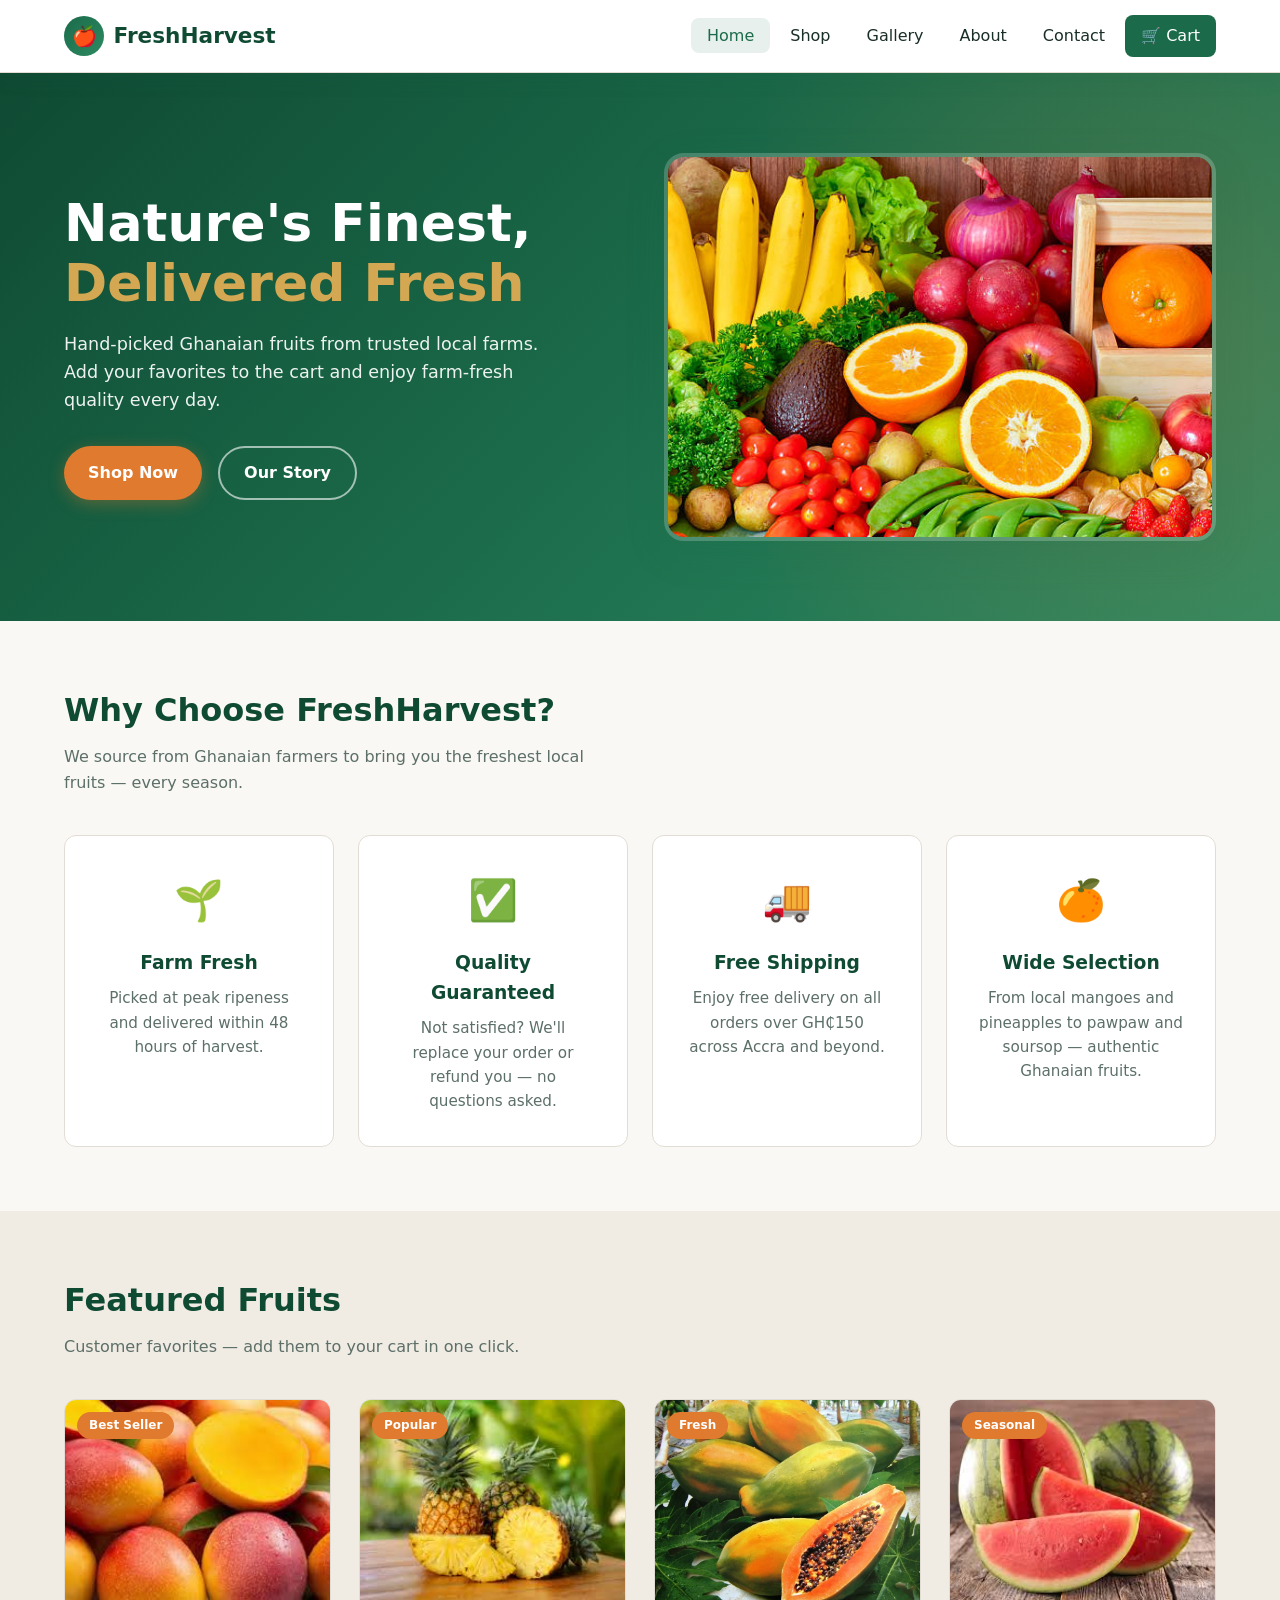
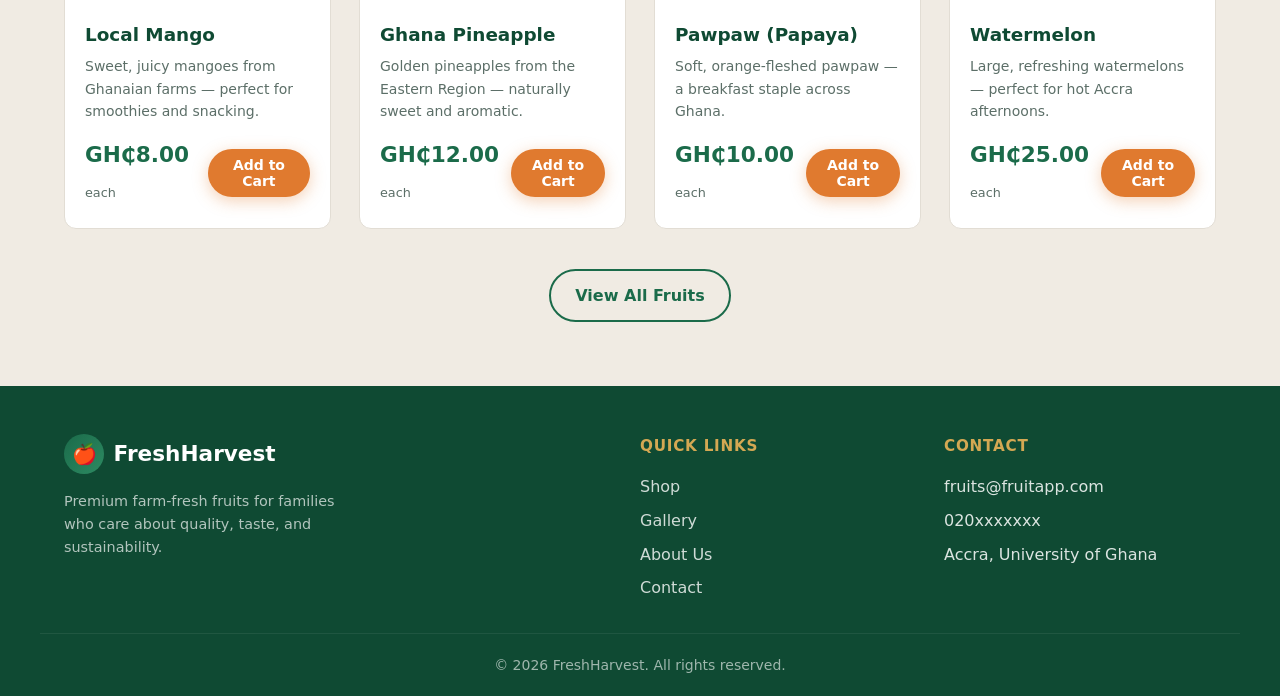
<file: index.html>
<!DOCTYPE html>
<html lang="en">
<head>
  <meta charset="UTF-8">
  <meta name="viewport" content="width=device-width, initial-scale=1.0">
  <meta name="description" content="FreshHarvest — premium farm-fresh fruits delivered to your door.">
  <title>FreshHarvest | Premium Farm-Fresh Fruits</title>
  <link rel="stylesheet" href="css/styles.css">
</head>
<body>
  <header class="site-header">
    <div class="header-inner">
      <a href="index.html" class="logo">
        <span class="logo-icon">🍎</span>
        FreshHarvest
      </a>
      <button class="menu-toggle" aria-label="Toggle menu" aria-expanded="false">☰</button>
      <nav>
        <ul class="nav-links">
          <li><a href="index.html">Home</a></li>
          <li><a href="shop.html">Shop</a></li>
          <li><a href="gallery.html">Gallery</a></li>
          <li><a href="about.html">About</a></li>
          <li><a href="contact.html">Contact</a></li>
          <li>
            <a href="cart.html" class="cart-link">
              🛒 Cart <span class="cart-badge">0</span>
            </a>
          </li>
        </ul>
      </nav>
    </div>
  </header>

  <main>
    <section class="hero">
      <div class="container hero-grid">
        <div>
          <h1>Nature's Finest, <span>Delivered Fresh</span></h1>
          <p>Hand-picked Ghanaian fruits from trusted local farms. Add your favorites to the cart and enjoy farm-fresh quality every day.</p>
          <div class="hero-buttons">
            <a href="shop.html" class="btn btn-primary">Shop Now</a>
            <a href="about.html" class="btn btn-secondary">Our Story</a>
          </div>
        </div>
        <div class="hero-image">
          <img src="images/fruits.jpg" alt="Colorful assortment of fresh fruits">
        </div>
      </div>
    </section>

    <section class="section">
      <div class="container">
        <h2 class="section-title">Why Choose FreshHarvest?</h2>
        <p class="section-subtitle">We source from Ghanaian farmers to bring you the freshest local fruits — every season.</p>
        <div class="features-grid">
          <div class="feature-card">
            <div class="feature-icon">🌱</div>
            <h3>Farm Fresh</h3>
            <p>Picked at peak ripeness and delivered within 48 hours of harvest.</p>
          </div>
          <div class="feature-card">
            <div class="feature-icon">✅</div>
            <h3>Quality Guaranteed</h3>
            <p>Not satisfied? We'll replace your order or refund you — no questions asked.</p>
          </div>
          <div class="feature-card">
            <div class="feature-icon">🚚</div>
            <h3>Free Shipping</h3>
            <p>Enjoy free delivery on all orders over GH₵150 across Accra and beyond.</p>
          </div>
          <div class="feature-card">
            <div class="feature-icon">🍊</div>
            <h3>Wide Selection</h3>
            <p>From local mangoes and pineapples to pawpaw and soursop — authentic Ghanaian fruits.</p>
          </div>
        </div>
      </div>
    </section>

    <section class="section" style="background: var(--bg-alt);">
      <div class="container">
        <h2 class="section-title">Featured Fruits</h2>
        <p class="section-subtitle">Customer favorites — add them to your cart in one click.</p>
        <div id="featured-products" class="products-grid"></div>
        <p style="text-align: center; margin-top: 2.5rem;">
          <a href="shop.html" class="btn btn-outline">View All Fruits</a>
        </p>
      </div>
    </section>
  </main>

  <footer class="site-footer">
    <div class="footer-inner">
      <div class="footer-brand">
        <a href="index.html" class="logo">
          <span class="logo-icon">🍎</span>
          FreshHarvest
        </a>
        <p>Premium farm-fresh fruits for families who care about quality, taste, and sustainability.</p>
      </div>
      <div class="footer-col">
        <h4>Quick Links</h4>
        <ul>
          <li><a href="shop.html">Shop</a></li>
          <li><a href="gallery.html">Gallery</a></li>
          <li><a href="about.html">About Us</a></li>
          <li><a href="contact.html">Contact</a></li>
        </ul>
      </div>
      <div class="footer-col">
        <h4>Contact</h4>
        <ul>
          <li>fruits@fruitapp.com</li>
          <li>020xxxxxxx</li>
          <li>Accra, University of Ghana</li>
        </ul>
      </div>
    </div>
    <div class="footer-bottom">
      <p>&copy; 2026 FreshHarvest. All rights reserved.</p>
    </div>
  </footer>

  <script src="js/fruits.js"></script>
  <script src="js/cart.js"></script>
  <script src="js/app.js"></script>
</body>
</html>
</file>
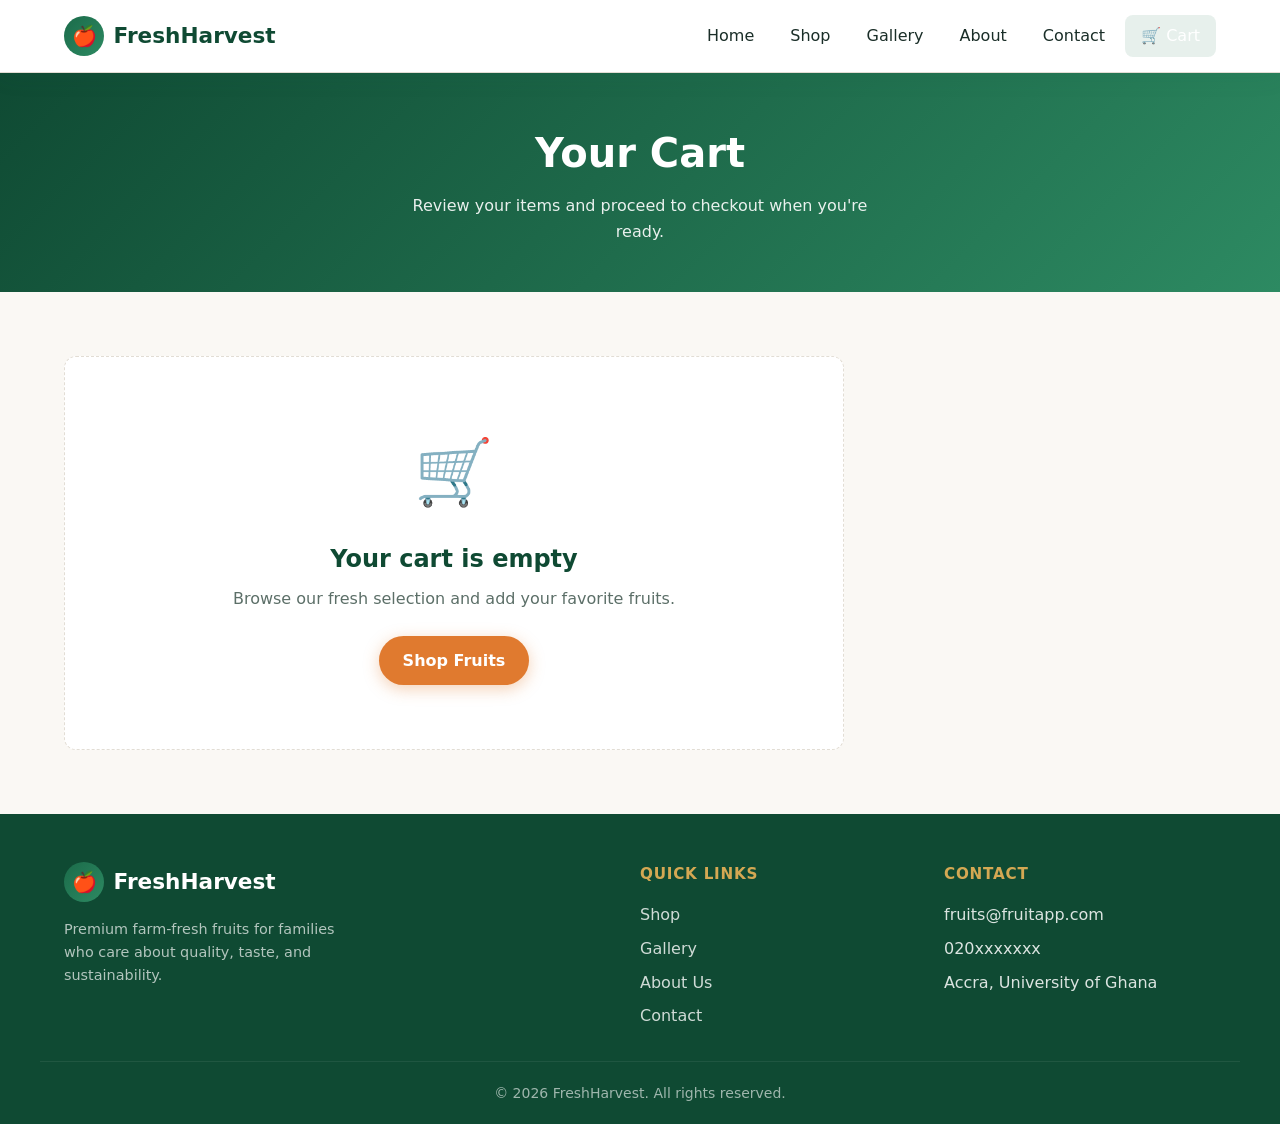
<file: cart.html>
<!DOCTYPE html>
<html lang="en">
<head>
  <meta charset="UTF-8">
  <meta name="viewport" content="width=device-width, initial-scale=1.0">
  <meta name="description" content="Your shopping cart at FreshHarvest.">
  <title>Your Cart | FreshHarvest</title>
  <link rel="stylesheet" href="css/styles.css">
</head>
<body>
  <header class="site-header">
    <div class="header-inner">
      <a href="index.html" class="logo">
        <span class="logo-icon">🍎</span>
        FreshHarvest
      </a>
      <button class="menu-toggle" aria-label="Toggle menu" aria-expanded="false">☰</button>
      <nav>
        <ul class="nav-links">
          <li><a href="index.html">Home</a></li>
          <li><a href="shop.html">Shop</a></li>
          <li><a href="gallery.html">Gallery</a></li>
          <li><a href="about.html">About</a></li>
          <li><a href="contact.html">Contact</a></li>
          <li>
            <a href="cart.html" class="cart-link">
              🛒 Cart <span class="cart-badge">0</span>
            </a>
          </li>
        </ul>
      </nav>
    </div>
  </header>

  <main>
    <section class="page-banner">
      <div class="container">
        <h1>Your Cart</h1>
        <p>Review your items and proceed to checkout when you're ready.</p>
      </div>
    </section>

    <section class="section">
      <div class="container cart-layout">
        <div id="cart-container"></div>
        <aside id="cart-summary" class="cart-summary">
          <h2>Order Summary</h2>
          <div class="summary-row">
            <span>Subtotal</span>
            <span id="subtotal">$0.00</span>
          </div>
          <div class="summary-row">
            <span>Shipping</span>
            <span id="shipping">GH₵25.00</span>
          </div>
          <p style="font-size:0.8rem;color:var(--text-muted);margin-bottom:0.5rem">Free delivery on orders over GH₵150</p>
          <div class="summary-row total">
            <span>Total</span>
            <span id="total">$0.00</span>
          </div>
          <button id="checkout-btn" class="btn btn-primary">Proceed to Checkout</button>
          <a href="shop.html" class="btn btn-outline" style="margin-top:0.75rem;display:block;text-align:center">Continue Shopping</a>
        </aside>
      </div>
    </section>
  </main>

  <div id="checkout-modal" class="modal-overlay" role="dialog" aria-labelledby="modal-title">
    <div class="modal">
      <h2 id="modal-title">Order Placed! 🎉</h2>
      <p>Thank you for shopping with FreshHarvest. Your fresh fruits are on their way!</p>
      <button id="modal-close" class="btn btn-primary">Continue Shopping</button>
    </div>
  </div>

  <footer class="site-footer">
    <div class="footer-inner">
      <div class="footer-brand">
        <a href="index.html" class="logo">
          <span class="logo-icon">🍎</span>
          FreshHarvest
        </a>
        <p>Premium farm-fresh fruits for families who care about quality, taste, and sustainability.</p>
      </div>
      <div class="footer-col">
        <h4>Quick Links</h4>
        <ul>
          <li><a href="shop.html">Shop</a></li>
          <li><a href="gallery.html">Gallery</a></li>
          <li><a href="about.html">About Us</a></li>
          <li><a href="contact.html">Contact</a></li>
        </ul>
      </div>
      <div class="footer-col">
        <h4>Contact</h4>
        <ul>
          <li>fruits@fruitapp.com</li>
          <li>020xxxxxxx</li>
          <li>Accra, University of Ghana</li>
        </ul>
      </div>
    </div>
    <div class="footer-bottom">
      <p>&copy; 2026 FreshHarvest. All rights reserved.</p>
    </div>
  </footer>

  <script src="js/fruits.js"></script>
  <script src="js/cart.js"></script>
  <script src="js/app.js"></script>
</body>
</html>
</file>
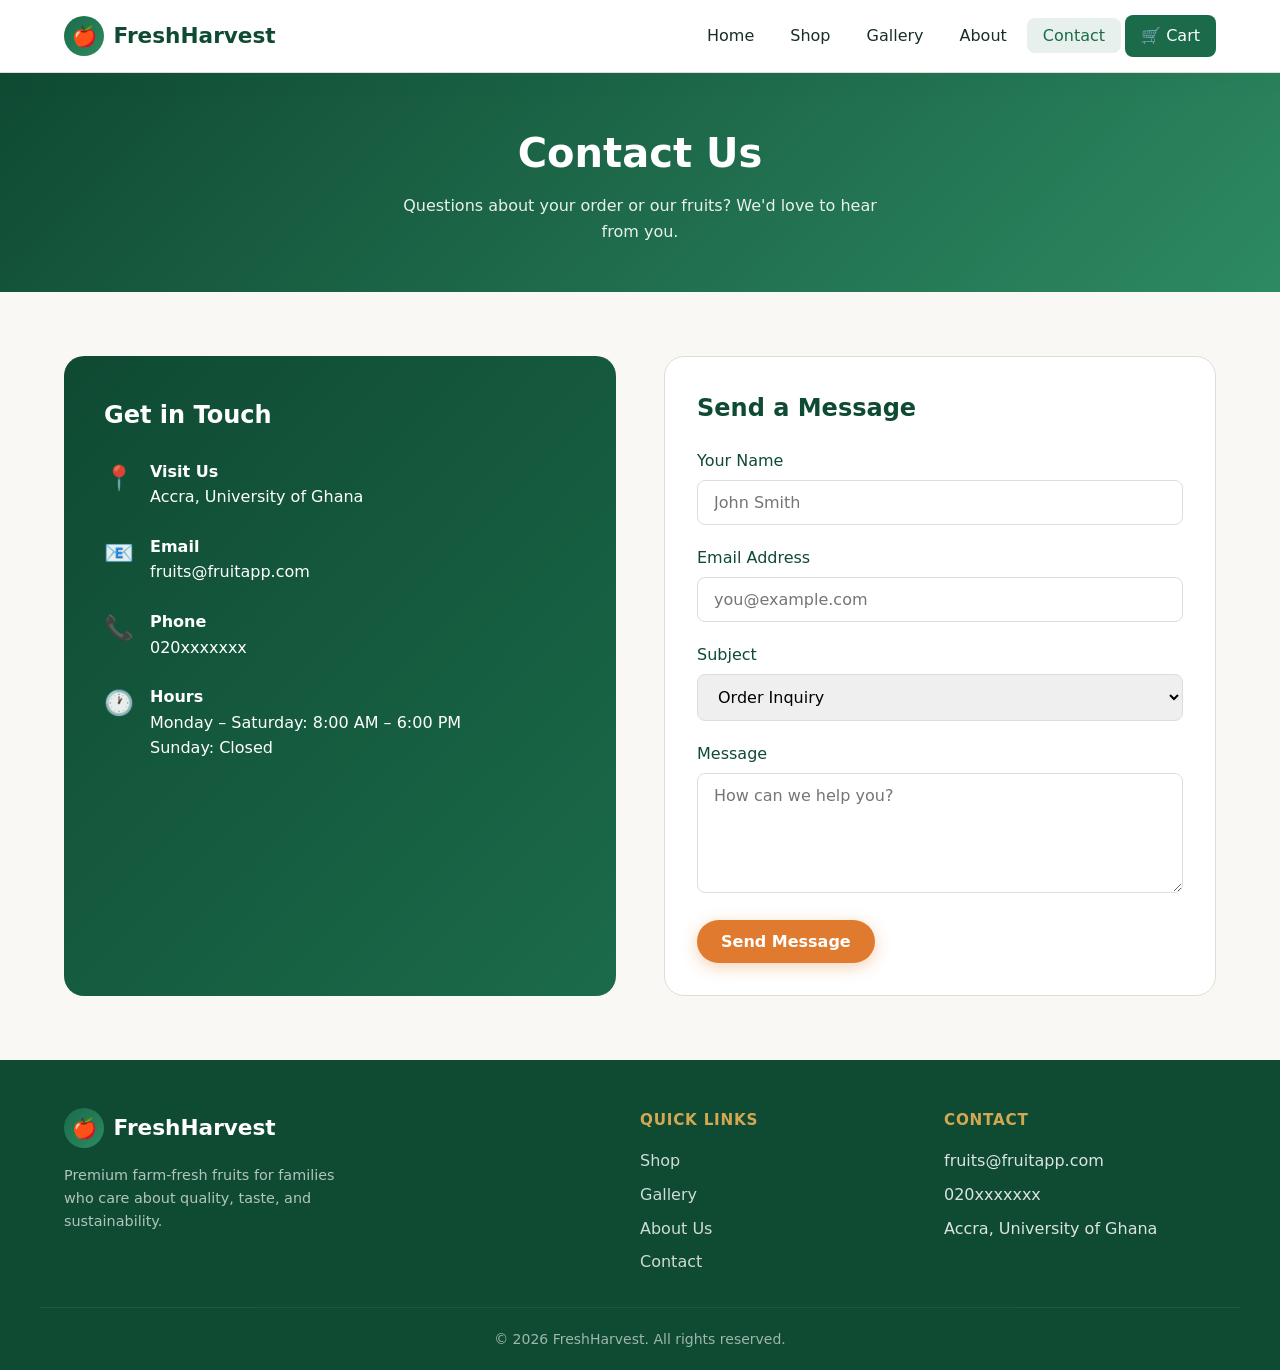
<file: contact.html>
<!DOCTYPE html>
<html lang="en">
<head>
  <meta charset="UTF-8">
  <meta name="viewport" content="width=device-width, initial-scale=1.0">
  <meta name="description" content="Get in touch with FreshHarvest — we're here to help.">
  <title>Contact Us | FreshHarvest</title>
  <link rel="stylesheet" href="css/styles.css">
</head>
<body>
  <header class="site-header">
    <div class="header-inner">
      <a href="index.html" class="logo">
        <span class="logo-icon">🍎</span>
        FreshHarvest
      </a>
      <button class="menu-toggle" aria-label="Toggle menu" aria-expanded="false">☰</button>
      <nav>
        <ul class="nav-links">
          <li><a href="index.html">Home</a></li>
          <li><a href="shop.html">Shop</a></li>
          <li><a href="gallery.html">Gallery</a></li>
          <li><a href="about.html">About</a></li>
          <li><a href="contact.html">Contact</a></li>
          <li>
            <a href="cart.html" class="cart-link">
              🛒 Cart <span class="cart-badge">0</span>
            </a>
          </li>
        </ul>
      </nav>
    </div>
  </header>

  <main>
    <section class="page-banner">
      <div class="container">
        <h1>Contact Us</h1>
        <p>Questions about your order or our fruits? We'd love to hear from you.</p>
      </div>
    </section>

    <section class="section">
      <div class="container contact-grid">
        <div class="contact-info-card">
          <h2>Get in Touch</h2>
          <div class="contact-item">
            <span class="contact-item-icon">📍</span>
            <div>
              <strong>Visit Us</strong>
              <p>Accra, University of Ghana</p>
            </div>
          </div>
          <div class="contact-item">
            <span class="contact-item-icon">📧</span>
            <div>
              <strong>Email</strong>
              <p>fruits@fruitapp.com</p>
            </div>
          </div>
          <div class="contact-item">
            <span class="contact-item-icon">📞</span>
            <div>
              <strong>Phone</strong>
              <p>020xxxxxxx</p>
            </div>
          </div>
          <div class="contact-item">
            <span class="contact-item-icon">🕐</span>
            <div>
              <strong>Hours</strong>
              <p>Monday – Saturday: 8:00 AM – 6:00 PM<br>Sunday: Closed</p>
            </div>
          </div>
        </div>

        <form id="contact-form" class="contact-form">
          <h2 style="color: var(--primary-dark); margin-bottom: 1.25rem;">Send a Message</h2>
          <div class="form-group">
            <label for="name">Your Name</label>
            <input type="text" id="name" name="name" required placeholder="John Smith">
          </div>
          <div class="form-group">
            <label for="email">Email Address</label>
            <input type="email" id="email" name="email" required placeholder="you@example.com">
          </div>
          <div class="form-group">
            <label for="subject">Subject</label>
            <select id="subject" name="subject">
              <option value="order">Order Inquiry</option>
              <option value="product">Product Question</option>
              <option value="feedback">Feedback</option>
              <option value="other">Other</option>
            </select>
          </div>
          <div class="form-group">
            <label for="message">Message</label>
            <textarea id="message" name="message" required placeholder="How can we help you?"></textarea>
          </div>
          <button type="submit" class="btn btn-primary">Send Message</button>
          <div id="form-message" class="form-message" role="status"></div>
        </form>
      </div>
    </section>
  </main>

  <footer class="site-footer">
    <div class="footer-inner">
      <div class="footer-brand">
        <a href="index.html" class="logo">
          <span class="logo-icon">🍎</span>
          FreshHarvest
        </a>
        <p>Premium farm-fresh fruits for families who care about quality, taste, and sustainability.</p>
      </div>
      <div class="footer-col">
        <h4>Quick Links</h4>
        <ul>
          <li><a href="shop.html">Shop</a></li>
          <li><a href="gallery.html">Gallery</a></li>
          <li><a href="about.html">About Us</a></li>
          <li><a href="contact.html">Contact</a></li>
        </ul>
      </div>
      <div class="footer-col">
        <h4>Contact</h4>
        <ul>
          <li>fruits@fruitapp.com</li>
          <li>020xxxxxxx</li>
          <li>Accra, University of Ghana</li>
        </ul>
      </div>
    </div>
    <div class="footer-bottom">
      <p>&copy; 2026 FreshHarvest. All rights reserved.</p>
    </div>
  </footer>

  <script src="js/fruits.js"></script>
  <script src="js/cart.js"></script>
  <script src="js/app.js"></script>
</body>
</html>
</file>
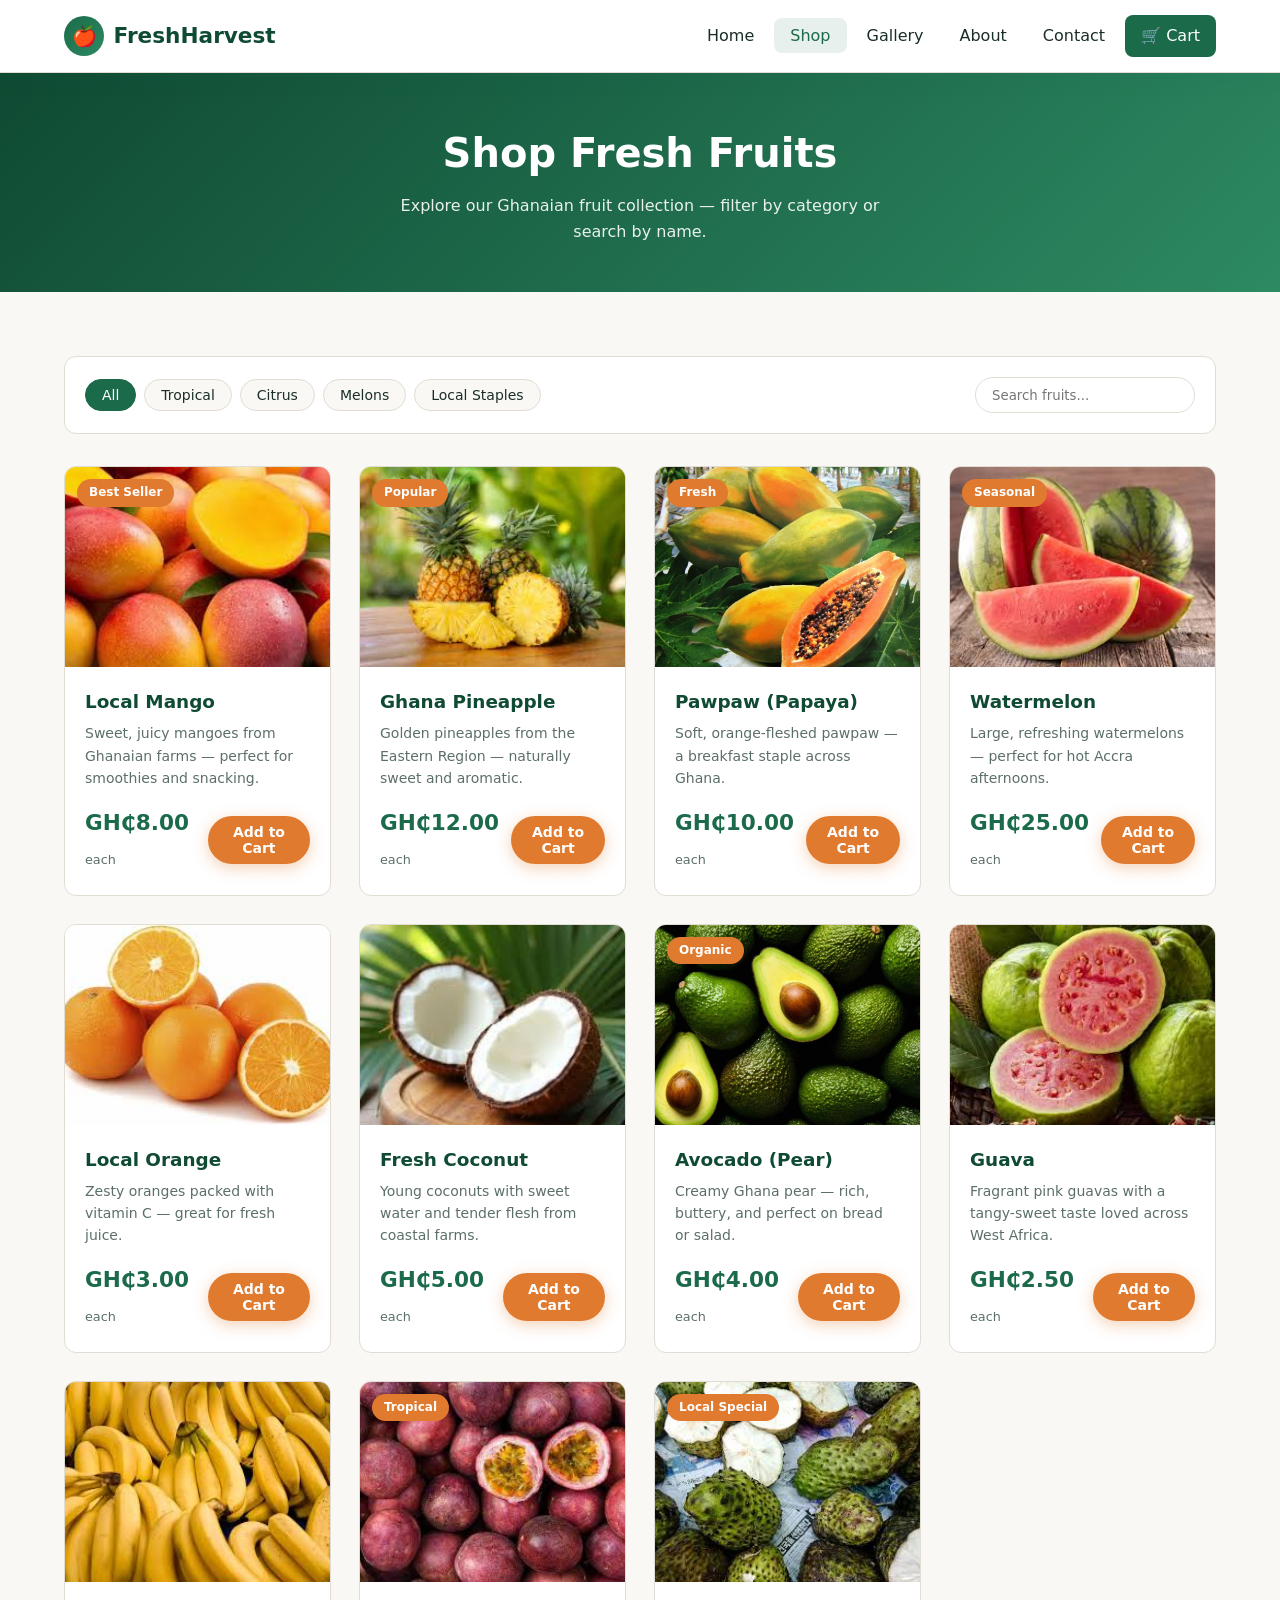
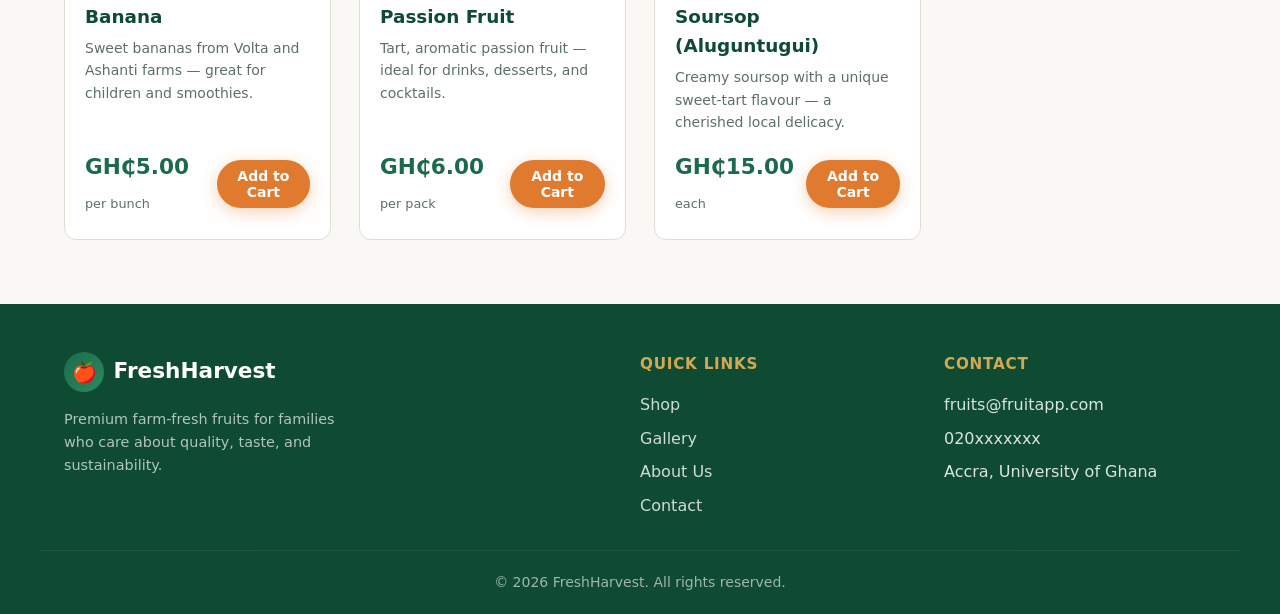
<file: shop.html>
<!DOCTYPE html>
<html lang="en">
<head>
  <meta charset="UTF-8">
  <meta name="viewport" content="width=device-width, initial-scale=1.0">
  <meta name="description" content="Browse our full selection of fresh fruits at FreshHarvest.">
  <title>Shop Fruits | FreshHarvest</title>
  <link rel="stylesheet" href="css/styles.css">
</head>
<body>
  <header class="site-header">
    <div class="header-inner">
      <a href="index.html" class="logo">
        <span class="logo-icon">🍎</span>
        FreshHarvest
      </a>
      <button class="menu-toggle" aria-label="Toggle menu" aria-expanded="false">☰</button>
      <nav>
        <ul class="nav-links">
          <li><a href="index.html">Home</a></li>
          <li><a href="shop.html">Shop</a></li>
          <li><a href="gallery.html">Gallery</a></li>
          <li><a href="about.html">About</a></li>
          <li><a href="contact.html">Contact</a></li>
          <li>
            <a href="cart.html" class="cart-link">
              🛒 Cart <span class="cart-badge">0</span>
            </a>
          </li>
        </ul>
      </nav>
    </div>
  </header>

  <main>
    <section class="page-banner">
      <div class="container">
        <h1>Shop Fresh Fruits</h1>
        <p>Explore our Ghanaian fruit collection — filter by category or search by name.</p>
      </div>
    </section>

    <section class="section">
      <div class="container">
        <div class="shop-toolbar">
          <div class="filter-buttons">
            <button class="filter-btn active" data-filter="all">All</button>
            <button class="filter-btn" data-filter="tropical">Tropical</button>
            <button class="filter-btn" data-filter="citrus">Citrus</button>
            <button class="filter-btn" data-filter="melons">Melons</button>
            <button class="filter-btn" data-filter="local">Local Staples</button>
          </div>
          <input type="search" id="fruit-search" class="search-box" placeholder="Search fruits..." aria-label="Search fruits">
        </div>
        <div id="products-grid" class="products-grid"></div>
      </div>
    </section>
  </main>

  <footer class="site-footer">
    <div class="footer-inner">
      <div class="footer-brand">
        <a href="index.html" class="logo">
          <span class="logo-icon">🍎</span>
          FreshHarvest
        </a>
        <p>Premium farm-fresh fruits for families who care about quality, taste, and sustainability.</p>
      </div>
      <div class="footer-col">
        <h4>Quick Links</h4>
        <ul>
          <li><a href="shop.html">Shop</a></li>
          <li><a href="gallery.html">Gallery</a></li>
          <li><a href="about.html">About Us</a></li>
          <li><a href="contact.html">Contact</a></li>
        </ul>
      </div>
      <div class="footer-col">
        <h4>Contact</h4>
        <ul>
          <li>fruits@fruitapp.com</li>
          <li>020xxxxxxx</li>
          <li>Accra, University of Ghana</li>
        </ul>
      </div>
    </div>
    <div class="footer-bottom">
      <p>&copy; 2026 FreshHarvest. All rights reserved.</p>
    </div>
  </footer>

  <script src="js/fruits.js"></script>
  <script src="js/cart.js"></script>
  <script src="js/app.js"></script>
</body>
</html>
</file>
<file: css/styles.css>
/* FreshHarvest — professional fruit shop theme */
:root {
  --primary: #1b6b4a;
  --primary-dark: #0f4a33;
  --primary-light: #2d8a62;
  --accent: #e07a2f;
  --accent-hover: #c96822;
  --gold: #d4a853;
  --bg: #faf8f4;
  --bg-alt: #f0ebe3;
  --card: #ffffff;
  --text: #1a2e28;
  --text-muted: #5c6f68;
  --border: #e2ddd4;
  --shadow: 0 4px 24px rgba(27, 107, 74, 0.08);
  --shadow-lg: 0 12px 40px rgba(27, 107, 74, 0.14);
  --radius: 12px;
  --radius-lg: 20px;
  --font: "Segoe UI", system-ui, -apple-system, sans-serif;
  --transition: 0.25s ease;
}

*,
*::before,
*::after {
  box-sizing: border-box;
  margin: 0;
  padding: 0;
}

html {
  scroll-behavior: smooth;
}

body {
  font-family: var(--font);
  background: var(--bg);
  color: var(--text);
  line-height: 1.6;
  min-height: 100vh;
  display: flex;
  flex-direction: column;
}

img {
  max-width: 100%;
  height: auto;
  display: block;
}

a {
  color: var(--primary);
  text-decoration: none;
  transition: color var(--transition);
}

a:hover {
  color: var(--accent);
}

/* Header */
.site-header {
  background: var(--card);
  border-bottom: 1px solid var(--border);
  position: sticky;
  top: 0;
  z-index: 100;
  box-shadow: var(--shadow);
}

.header-inner {
  max-width: 1200px;
  margin: 0 auto;
  padding: 0 1.5rem;
  display: flex;
  align-items: center;
  justify-content: space-between;
  height: 72px;
}

.logo {
  display: flex;
  align-items: center;
  gap: 0.6rem;
  font-weight: 700;
  font-size: 1.35rem;
  color: var(--primary-dark);
}

.logo-icon {
  width: 40px;
  height: 40px;
  background: linear-gradient(135deg, var(--primary), var(--primary-light));
  border-radius: 50%;
  display: flex;
  align-items: center;
  justify-content: center;
  font-size: 1.25rem;
}

.nav-links {
  display: flex;
  align-items: center;
  gap: 0.25rem;
  list-style: none;
}

.nav-links a {
  color: var(--text);
  font-weight: 500;
  padding: 0.5rem 1rem;
  border-radius: 8px;
  transition: background var(--transition), color var(--transition);
}

.nav-links a:hover,
.nav-links a.active {
  background: rgba(27, 107, 74, 0.1);
  color: var(--primary);
}

.cart-link {
  position: relative;
  display: flex;
  align-items: center;
  gap: 0.35rem;
  background: var(--primary);
  color: #fff !important;
  padding: 0.5rem 1rem !important;
  border-radius: 999px;
}

.cart-link:hover {
  background: var(--primary-dark);
  color: #fff !important;
}

.cart-badge {
  background: var(--accent);
  color: #fff;
  font-size: 0.7rem;
  font-weight: 700;
  min-width: 20px;
  height: 20px;
  border-radius: 50%;
  display: flex;
  align-items: center;
  justify-content: center;
  padding: 0 5px;
}

.menu-toggle {
  display: none;
  background: none;
  border: none;
  font-size: 1.5rem;
  cursor: pointer;
  color: var(--primary-dark);
}

/* Main */
main {
  flex: 1;
}

.container {
  max-width: 1200px;
  margin: 0 auto;
  padding: 0 1.5rem;
}

.section {
  padding: 4rem 0;
}

.section-title {
  font-size: 2rem;
  color: var(--primary-dark);
  margin-bottom: 0.5rem;
}

.section-subtitle {
  color: var(--text-muted);
  margin-bottom: 2.5rem;
  max-width: 560px;
}

/* Hero */
.hero {
  background: linear-gradient(135deg, var(--primary-dark) 0%, var(--primary) 50%, var(--primary-light) 100%);
  color: #fff;
  padding: 5rem 0;
  position: relative;
  overflow: hidden;
}

.hero::before {
  content: "";
  position: absolute;
  top: -50%;
  right: -20%;
  width: 60%;
  height: 200%;
  background: radial-gradient(circle, rgba(224, 122, 47, 0.2) 0%, transparent 70%);
  pointer-events: none;
}

.hero-grid {
  display: grid;
  grid-template-columns: 1fr 1fr;
  gap: 3rem;
  align-items: center;
  position: relative;
  z-index: 1;
}

.hero h1 {
  font-size: clamp(2rem, 5vw, 3.25rem);
  line-height: 1.15;
  margin-bottom: 1rem;
}

.hero h1 span {
  color: var(--gold);
}

.hero p {
  font-size: 1.1rem;
  opacity: 0.92;
  margin-bottom: 2rem;
  max-width: 480px;
}

.hero-image {
  border-radius: var(--radius-lg);
  overflow: hidden;
  box-shadow: var(--shadow-lg);
  border: 4px solid rgba(255, 255, 255, 0.2);
}

.hero-image img {
  width: 100%;
  height: 380px;
  object-fit: cover;
}

/* Buttons */
.btn {
  display: inline-flex;
  align-items: center;
  justify-content: center;
  gap: 0.5rem;
  padding: 0.75rem 1.5rem;
  font-size: 1rem;
  font-weight: 600;
  border: none;
  border-radius: 999px;
  cursor: pointer;
  transition: transform var(--transition), box-shadow var(--transition), background var(--transition);
  font-family: inherit;
}

.btn:hover {
  transform: translateY(-2px);
}

.btn-primary {
  background: var(--accent);
  color: #fff;
  box-shadow: 0 4px 16px rgba(224, 122, 47, 0.35);
}

.btn-primary:hover {
  background: var(--accent-hover);
}

.btn-secondary {
  background: transparent;
  color: #fff;
  border: 2px solid rgba(255, 255, 255, 0.6);
}

.btn-secondary:hover {
  background: rgba(255, 255, 255, 0.15);
  border-color: #fff;
}

.btn-outline {
  background: transparent;
  color: var(--primary);
  border: 2px solid var(--primary);
}

.btn-outline:hover {
  background: var(--primary);
  color: #fff;
}

.btn-sm {
  padding: 0.5rem 1rem;
  font-size: 0.875rem;
}

.hero-buttons {
  display: flex;
  flex-wrap: wrap;
  gap: 1rem;
}

/* Features */
.features-grid {
  display: grid;
  grid-template-columns: repeat(auto-fit, minmax(240px, 1fr));
  gap: 1.5rem;
}

.feature-card {
  background: var(--card);
  padding: 2rem;
  border-radius: var(--radius);
  border: 1px solid var(--border);
  text-align: center;
  transition: box-shadow var(--transition), transform var(--transition);
}

.feature-card:hover {
  box-shadow: var(--shadow-lg);
  transform: translateY(-4px);
}

.feature-icon {
  font-size: 2.5rem;
  margin-bottom: 1rem;
}

.feature-card h3 {
  color: var(--primary-dark);
  margin-bottom: 0.5rem;
}

.feature-card p {
  color: var(--text-muted);
  font-size: 0.95rem;
}

/* Product grid */
.products-grid {
  display: grid;
  grid-template-columns: repeat(auto-fill, minmax(260px, 1fr));
  gap: 1.75rem;
}

.product-card {
  background: var(--card);
  border-radius: var(--radius);
  overflow: hidden;
  border: 1px solid var(--border);
  transition: box-shadow var(--transition), transform var(--transition);
  display: flex;
  flex-direction: column;
}

.product-card:hover {
  box-shadow: var(--shadow-lg);
  transform: translateY(-6px);
}

.product-image {
  height: 200px;
  overflow: hidden;
  position: relative;
}

.product-image img {
  width: 100%;
  height: 100%;
  object-fit: cover;
  transition: transform 0.4s ease;
}

.product-card:hover .product-image img {
  transform: scale(1.06);
}

.product-badge {
  position: absolute;
  top: 12px;
  left: 12px;
  background: var(--accent);
  color: #fff;
  font-size: 0.75rem;
  font-weight: 600;
  padding: 0.25rem 0.75rem;
  border-radius: 999px;
}

.product-body {
  padding: 1.25rem;
  flex: 1;
  display: flex;
  flex-direction: column;
}

.product-body h3 {
  font-size: 1.15rem;
  color: var(--primary-dark);
  margin-bottom: 0.35rem;
}

.product-desc {
  color: var(--text-muted);
  font-size: 0.875rem;
  margin-bottom: 1rem;
  flex: 1;
}

.product-footer {
  display: flex;
  align-items: center;
  justify-content: space-between;
  gap: 0.75rem;
}

.product-price {
  font-size: 1.35rem;
  font-weight: 700;
  color: var(--primary);
}

.product-price small {
  font-size: 0.8rem;
  font-weight: 400;
  color: var(--text-muted);
}

/* Shop filters */
.shop-toolbar {
  display: flex;
  flex-wrap: wrap;
  gap: 1rem;
  align-items: center;
  justify-content: space-between;
  margin-bottom: 2rem;
  padding: 1.25rem;
  background: var(--card);
  border-radius: var(--radius);
  border: 1px solid var(--border);
}

.filter-buttons {
  display: flex;
  flex-wrap: wrap;
  gap: 0.5rem;
}

.filter-btn {
  padding: 0.45rem 1rem;
  border: 1px solid var(--border);
  background: var(--bg);
  border-radius: 999px;
  cursor: pointer;
  font-family: inherit;
  font-size: 0.875rem;
  font-weight: 500;
  color: var(--text);
  transition: all var(--transition);
}

.filter-btn:hover,
.filter-btn.active {
  background: var(--primary);
  color: #fff;
  border-color: var(--primary);
}

.search-box {
  padding: 0.6rem 1rem;
  border: 1px solid var(--border);
  border-radius: 999px;
  font-family: inherit;
  min-width: 220px;
  outline: none;
}

.search-box:focus {
  border-color: var(--primary);
  box-shadow: 0 0 0 3px rgba(27, 107, 74, 0.15);
}

/* Cart page */
.cart-layout {
  display: grid;
  grid-template-columns: 1fr 340px;
  gap: 2rem;
  align-items: start;
}

.cart-items {
  display: flex;
  flex-direction: column;
  gap: 1rem;
}

.cart-item {
  display: flex;
  gap: 1.25rem;
  background: var(--card);
  padding: 1.25rem;
  border-radius: var(--radius);
  border: 1px solid var(--border);
  align-items: center;
}

.cart-item img {
  width: 100px;
  height: 100px;
  object-fit: cover;
  border-radius: 10px;
}

.cart-item-info {
  flex: 1;
}

.cart-item-info h3 {
  color: var(--primary-dark);
  margin-bottom: 0.25rem;
}

.cart-item-price {
  color: var(--accent);
  font-weight: 600;
}

.qty-controls {
  display: flex;
  align-items: center;
  gap: 0.5rem;
  margin-top: 0.75rem;
}

.qty-btn {
  width: 32px;
  height: 32px;
  border: 1px solid var(--border);
  background: var(--bg);
  border-radius: 8px;
  cursor: pointer;
  font-size: 1.1rem;
  display: flex;
  align-items: center;
  justify-content: center;
  transition: background var(--transition);
}

.qty-btn:hover {
  background: var(--primary);
  color: #fff;
  border-color: var(--primary);
}

.qty-value {
  min-width: 28px;
  text-align: center;
  font-weight: 600;
}

.remove-btn {
  background: none;
  border: none;
  color: #c0392b;
  cursor: pointer;
  font-size: 0.875rem;
  font-weight: 500;
  padding: 0.5rem;
}

.remove-btn:hover {
  text-decoration: underline;
}

.cart-summary {
  background: var(--card);
  padding: 1.75rem;
  border-radius: var(--radius);
  border: 1px solid var(--border);
  position: sticky;
  top: 96px;
}

.cart-summary h2 {
  font-size: 1.25rem;
  color: var(--primary-dark);
  margin-bottom: 1.25rem;
  padding-bottom: 0.75rem;
  border-bottom: 1px solid var(--border);
}

.summary-row {
  display: flex;
  justify-content: space-between;
  margin-bottom: 0.75rem;
  color: var(--text-muted);
}

.summary-row.total {
  font-size: 1.25rem;
  font-weight: 700;
  color: var(--text);
  margin-top: 1rem;
  padding-top: 1rem;
  border-top: 2px solid var(--border);
}

.cart-summary .btn {
  width: 100%;
  margin-top: 1.25rem;
}

.empty-cart {
  text-align: center;
  padding: 4rem 2rem;
  background: var(--card);
  border-radius: var(--radius);
  border: 1px dashed var(--border);
}

.empty-cart-icon {
  font-size: 4rem;
  margin-bottom: 1rem;
}

.empty-cart h2 {
  color: var(--primary-dark);
  margin-bottom: 0.5rem;
}

.empty-cart p {
  color: var(--text-muted);
  margin-bottom: 1.5rem;
}

/* Gallery */
.gallery-grid {
  display: grid;
  grid-template-columns: repeat(auto-fill, minmax(280px, 1fr));
  gap: 1.25rem;
}

.gallery-item {
  position: relative;
  border-radius: var(--radius);
  overflow: hidden;
  aspect-ratio: 4/3;
  cursor: pointer;
}

.gallery-item img {
  width: 100%;
  height: 100%;
  object-fit: cover;
  transition: transform 0.4s ease;
}

.gallery-item:hover img {
  transform: scale(1.08);
}

.gallery-overlay {
  position: absolute;
  inset: 0;
  background: linear-gradient(to top, rgba(15, 74, 51, 0.85) 0%, transparent 60%);
  display: flex;
  align-items: flex-end;
  padding: 1.25rem;
  opacity: 0;
  transition: opacity var(--transition);
}

.gallery-item:hover .gallery-overlay {
  opacity: 1;
}

.gallery-overlay span {
  color: #fff;
  font-weight: 600;
  font-size: 1.1rem;
}

/* About */
.about-grid {
  display: grid;
  grid-template-columns: 1fr 1fr;
  gap: 3rem;
  align-items: center;
}

.about-image {
  border-radius: var(--radius-lg);
  overflow: hidden;
  box-shadow: var(--shadow-lg);
}

.about-image img {
  width: 100%;
  height: 400px;
  object-fit: cover;
}

.about-content h2 {
  font-size: 2rem;
  color: var(--primary-dark);
  margin-bottom: 1rem;
}

.about-content p {
  color: var(--text-muted);
  margin-bottom: 1rem;
}

.stats-row {
  display: grid;
  grid-template-columns: repeat(3, 1fr);
  gap: 1.5rem;
  margin-top: 2rem;
}

.stat-box {
  text-align: center;
  padding: 1.5rem;
  background: var(--card);
  border-radius: var(--radius);
  border: 1px solid var(--border);
}

.stat-box strong {
  display: block;
  font-size: 2rem;
  color: var(--accent);
  margin-bottom: 0.25rem;
}

.stat-box span {
  font-size: 0.875rem;
  color: var(--text-muted);
}

/* Contact */
.contact-grid {
  display: grid;
  grid-template-columns: 1fr 1fr;
  gap: 3rem;
}

.contact-info-card {
  background: linear-gradient(135deg, var(--primary-dark), var(--primary));
  color: #fff;
  padding: 2.5rem;
  border-radius: var(--radius-lg);
}

.contact-info-card h2 {
  margin-bottom: 1.5rem;
}

.contact-item {
  display: flex;
  gap: 1rem;
  margin-bottom: 1.5rem;
  align-items: flex-start;
}

.contact-item-icon {
  font-size: 1.5rem;
  opacity: 0.9;
}

.contact-form {
  background: var(--card);
  padding: 2rem;
  border-radius: var(--radius-lg);
  border: 1px solid var(--border);
}

.form-group {
  margin-bottom: 1.25rem;
}

.form-group label {
  display: block;
  font-weight: 500;
  margin-bottom: 0.4rem;
  color: var(--primary-dark);
}

.form-group input,
.form-group textarea,
.form-group select {
  width: 100%;
  padding: 0.75rem 1rem;
  border: 1px solid var(--border);
  border-radius: 8px;
  font-family: inherit;
  font-size: 1rem;
  outline: none;
  transition: border-color var(--transition);
}

.form-group input:focus,
.form-group textarea:focus,
.form-group select:focus {
  border-color: var(--primary);
  box-shadow: 0 0 0 3px rgba(27, 107, 74, 0.12);
}

.form-group textarea {
  min-height: 120px;
  resize: vertical;
}

.form-message {
  padding: 1rem;
  border-radius: 8px;
  margin-top: 1rem;
  display: none;
}

.form-message.success {
  display: block;
  background: rgba(27, 107, 74, 0.12);
  color: var(--primary-dark);
}

/* Toast notification */
.toast {
  position: fixed;
  bottom: 24px;
  right: 24px;
  background: var(--primary-dark);
  color: #fff;
  padding: 1rem 1.5rem;
  border-radius: var(--radius);
  box-shadow: var(--shadow-lg);
  display: flex;
  align-items: center;
  gap: 0.75rem;
  z-index: 1000;
  transform: translateY(120%);
  opacity: 0;
  transition: transform 0.35s ease, opacity 0.35s ease;
}

.toast.show {
  transform: translateY(0);
  opacity: 1;
}

.toast-icon {
  font-size: 1.25rem;
}

/* Footer */
.site-footer {
  background: var(--primary-dark);
  color: rgba(255, 255, 255, 0.85);
  margin-top: auto;
}

.footer-inner {
  max-width: 1200px;
  margin: 0 auto;
  padding: 3rem 1.5rem 1.5rem;
  display: grid;
  grid-template-columns: 2fr 1fr 1fr;
  gap: 2rem;
}

.footer-brand .logo {
  color: #fff;
  margin-bottom: 1rem;
}

.footer-brand p {
  font-size: 0.9rem;
  opacity: 0.8;
  max-width: 280px;
}

.footer-col h4 {
  color: var(--gold);
  margin-bottom: 1rem;
  font-size: 0.95rem;
  text-transform: uppercase;
  letter-spacing: 0.05em;
}

.footer-col ul {
  list-style: none;
}

.footer-col li {
  margin-bottom: 0.5rem;
}

.footer-col a {
  color: rgba(255, 255, 255, 0.8);
}

.footer-col a:hover {
  color: var(--gold);
}

.footer-bottom {
  max-width: 1200px;
  margin: 0 auto;
  padding: 1.25rem 1.5rem;
  border-top: 1px solid rgba(255, 255, 255, 0.1);
  text-align: center;
  font-size: 0.875rem;
  opacity: 0.7;
}

/* Page banner */
.page-banner {
  background: linear-gradient(135deg, var(--primary-dark), var(--primary-light));
  color: #fff;
  padding: 3rem 0;
  text-align: center;
}

.page-banner h1 {
  font-size: 2.5rem;
  margin-bottom: 0.5rem;
}

.page-banner p {
  opacity: 0.9;
  max-width: 500px;
  margin: 0 auto;
}

/* Modal */
.modal-overlay {
  position: fixed;
  inset: 0;
  background: rgba(0, 0, 0, 0.5);
  display: flex;
  align-items: center;
  justify-content: center;
  z-index: 200;
  padding: 1rem;
  opacity: 0;
  visibility: hidden;
  transition: opacity var(--transition), visibility var(--transition);
}

.modal-overlay.open {
  opacity: 1;
  visibility: visible;
}

.modal {
  background: var(--card);
  border-radius: var(--radius-lg);
  max-width: 480px;
  width: 100%;
  padding: 2rem;
  text-align: center;
  transform: scale(0.9);
  transition: transform var(--transition);
}

.modal-overlay.open .modal {
  transform: scale(1);
}

.modal h2 {
  color: var(--primary-dark);
  margin-bottom: 0.75rem;
}

.modal p {
  color: var(--text-muted);
  margin-bottom: 1.5rem;
}

/* Responsive */
@media (max-width: 900px) {
  .hero-grid,
  .about-grid,
  .contact-grid,
  .cart-layout {
    grid-template-columns: 1fr;
  }

  .footer-inner {
    grid-template-columns: 1fr 1fr;
  }

  .hero-image img {
    height: 280px;
  }
}

@media (max-width: 768px) {
  .menu-toggle {
    display: block;
  }

  .nav-links {
    position: fixed;
    top: 72px;
    left: 0;
    right: 0;
    background: var(--card);
    flex-direction: column;
    padding: 1rem;
    border-bottom: 1px solid var(--border);
    transform: translateY(-120%);
    opacity: 0;
    visibility: hidden;
    transition: transform var(--transition), opacity var(--transition), visibility var(--transition);
  }

  .nav-links.open {
    transform: translateY(0);
    opacity: 1;
    visibility: visible;
  }

  .nav-links a {
    width: 100%;
    text-align: center;
    padding: 0.75rem;
  }

  .footer-inner {
    grid-template-columns: 1fr;
  }

  .stats-row {
    grid-template-columns: 1fr;
  }
}
</file>
